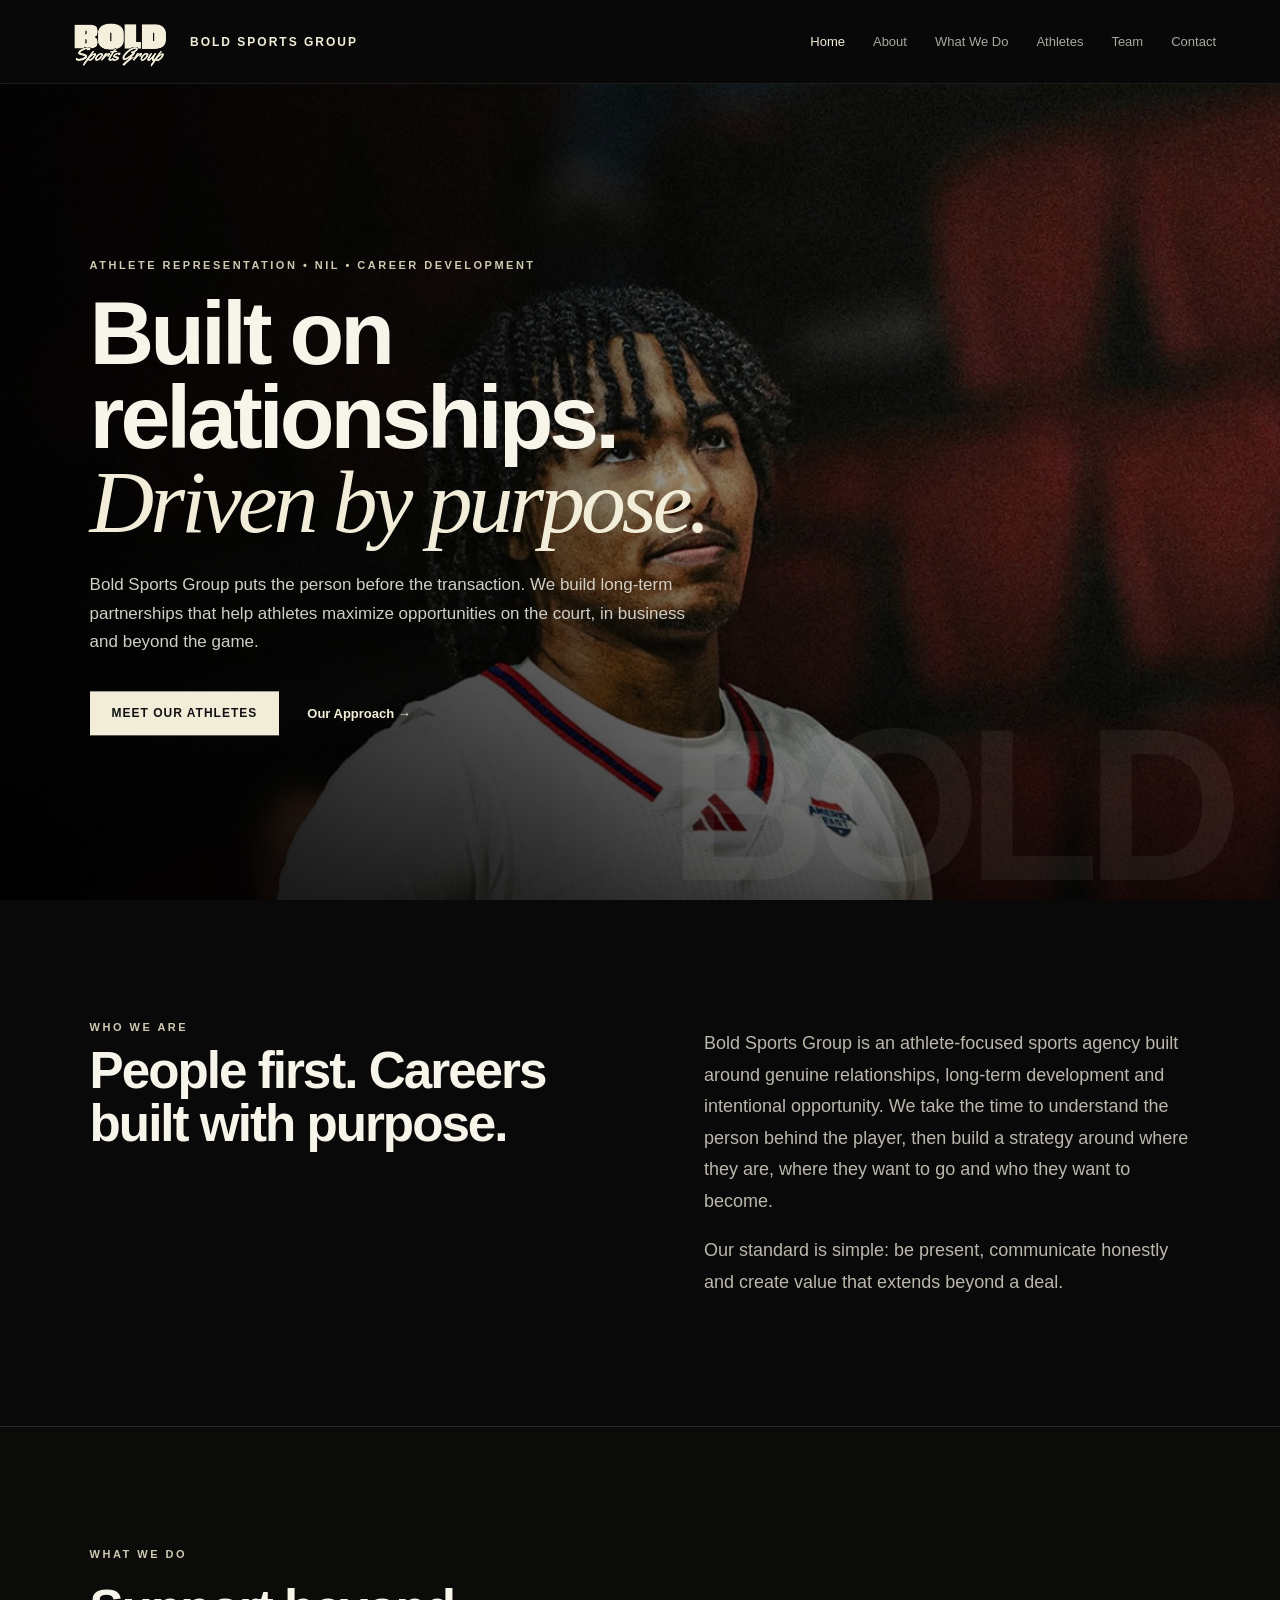
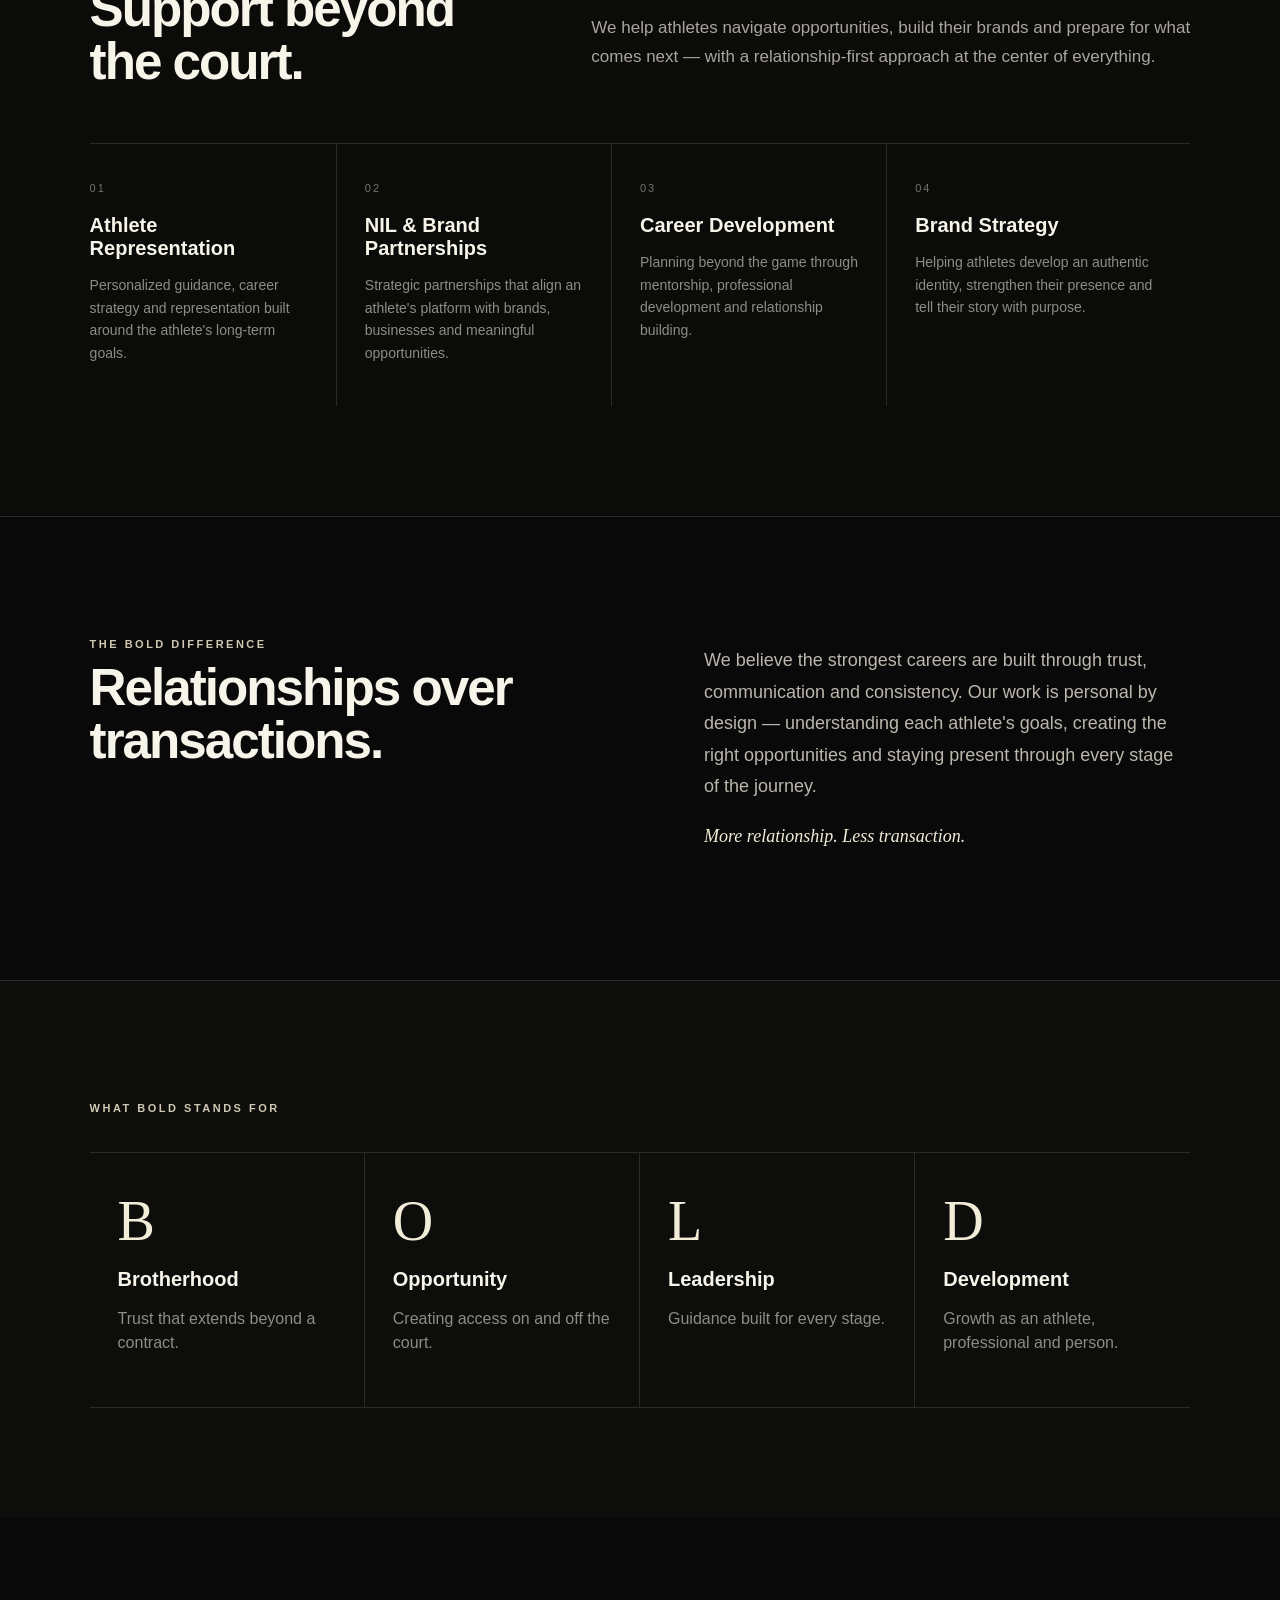
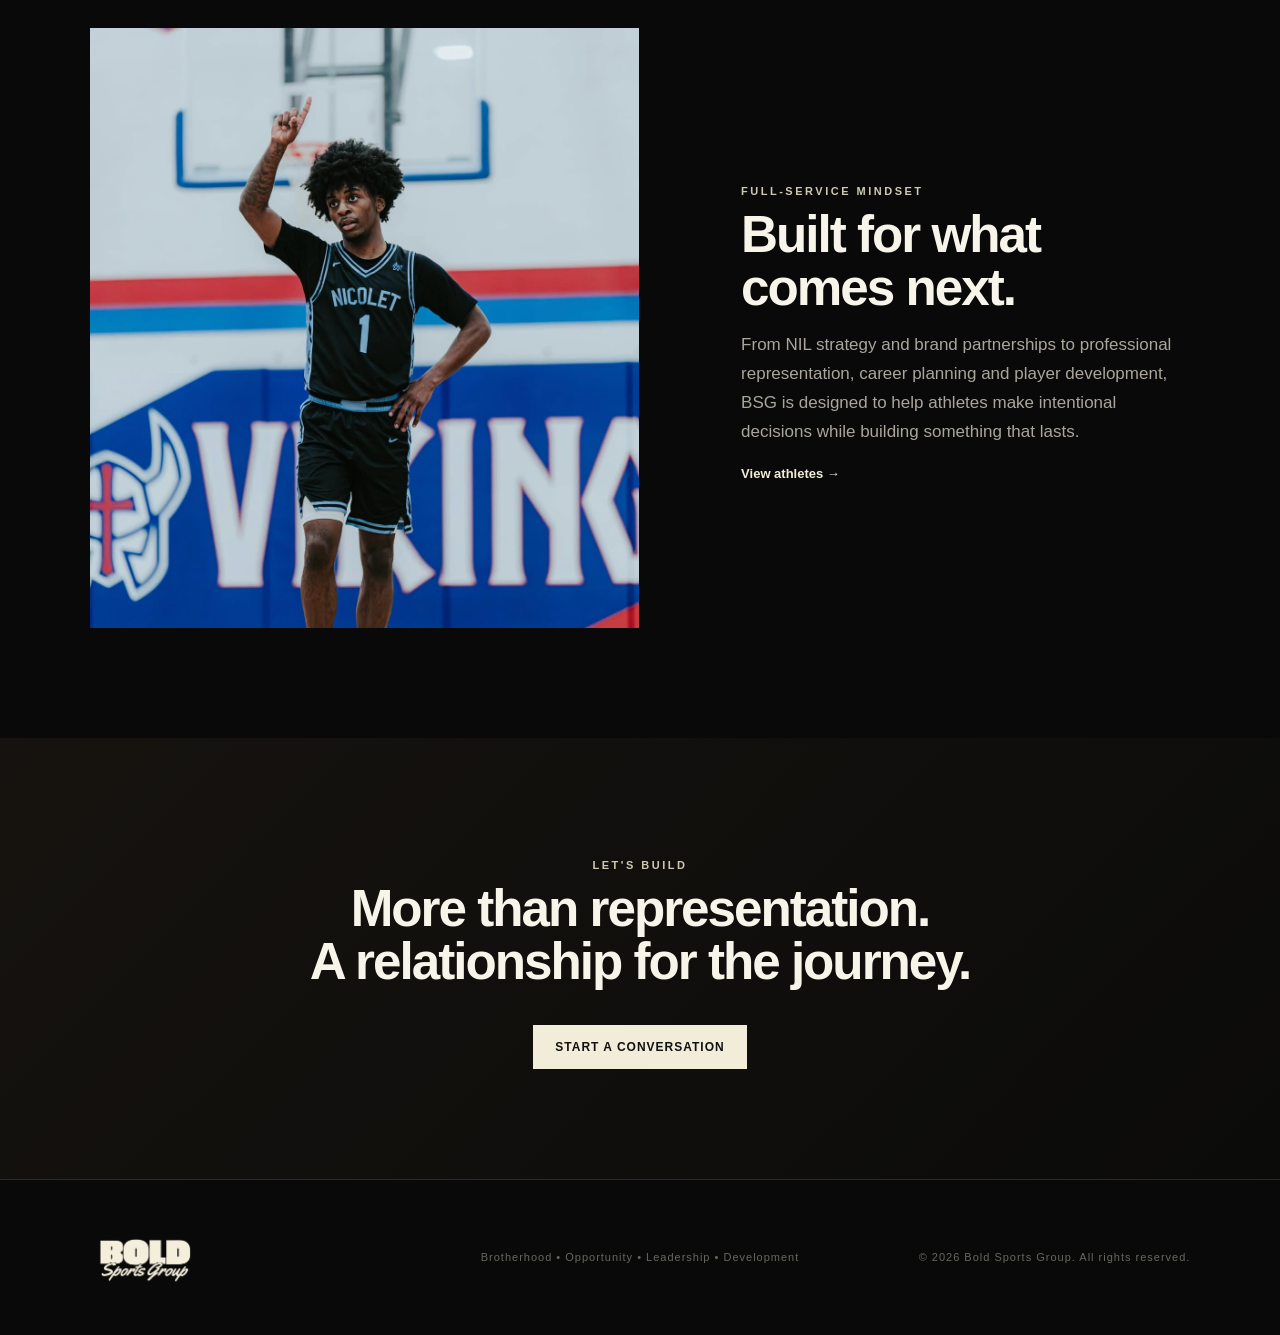
<file: index.html>
<!doctype html>

<html lang="en">

<head>

  <!-- =====================================================
       BASIC WEBSITE SETTINGS
       ===================================================== -->

  <meta charset="utf-8">

  <meta
    name="viewport"
    content="width=device-width, initial-scale=1"
  >

  <title>
    Bold Sports Group | Relationship-First Athlete Representation
  </title>

  <meta
    name="description"
    content="Bold Sports Group — relationship-first athlete representation built around Brotherhood, Opportunity, Leadership and Development."
  >

  <!-- MAIN CSS FILE -->
  <link rel="stylesheet" href="styles.css">

</head>


<body>


  <!-- =====================================================
       1. NAVIGATION
       ===================================================== -->

  <header class="nav">

    <!-- LOGO -->
    <a class="brand" href="index.html">

      <img
        src="assets/bold-logo.png"
        alt="Bold Sports Group"
      >

      <span>BOLD SPORTS GROUP</span>

    </a>


    <!-- NAVIGATION LINKS -->
    <nav>

      <a class="active" href="index.html">
        Home
      </a>

      <a href="#about">
        About
      </a>

      <a href="#what-we-do">
        What We Do
      </a>

      <a href="athletes.html">
        Athletes
      </a>

      <a href="team.html">
        Team
      </a>

      <a href="#contact">
        Contact
      </a>

    </nav>

  </header>



  <!-- =====================================================
       MAIN WEBSITE CONTENT
       ===================================================== -->

  <main>



    <!-- ===================================================
         2. HOMEPAGE HERO

         MAIN IMAGE:
         assets/athlete-njit.jpg

         Image positioning is controlled in styles.css:
         .hero-img
         =================================================== -->

    <section class="hero">


      <!-- MAIN NJIT IMAGE -->

      <img
        class="hero-img"
        src="assets/athlete-njit.jpg"
        alt="Bold Sports Group athlete"
      >


      <!-- DARK OVERLAY -->

      <div class="hero-shade"></div>


      <!-- HERO TEXT -->

      <div class="hero-copy">

        <p class="eyebrow">
          ATHLETE REPRESENTATION • NIL • CAREER DEVELOPMENT
        </p>


        <h1>
          Built on relationships.
          <br>
          <em>Driven by purpose.</em>
        </h1>


        <p>
          Bold Sports Group puts the person before the transaction.
          We build long-term partnerships that help athletes maximize
          opportunities on the court, in business and beyond the game.
        </p>


        <!-- HERO BUTTONS -->

        <div class="actions">

          <a
            class="btn"
            href="athletes.html"
          >
            Meet Our Athletes
          </a>


          <a
            class="textlink"
            href="#approach"
          >
            Our Approach →
          </a>

        </div>

      </div>


      <!-- FADED BOLD TEXT -->

      <div class="wordmark">
        BOLD
      </div>


    </section>



    <!-- ===================================================
         3. ABOUT BOLD SPORTS GROUP
         =================================================== -->

    <section
      id="about"
      class="split section"
    >


      <!-- LEFT SIDE -->

      <div>

        <p class="eyebrow">
          WHO WE ARE
        </p>

        <h2>
          People first. Careers built with purpose.
        </h2>

      </div>


      <!-- RIGHT SIDE -->

      <div class="bodycopy">

        <p>
          Bold Sports Group is an athlete-focused sports agency built
          around genuine relationships, long-term development and
          intentional opportunity. We take the time to understand the
          person behind the player, then build a strategy around where
          they are, where they want to go and who they want to become.
        </p>

        <p>
          Our standard is simple: be present, communicate honestly and
          create value that extends beyond a deal.
        </p>

      </div>


    </section>



    <!-- ===================================================
         4. WHAT WE DO
         =================================================== -->

    <section
      id="what-we-do"
      class="services section"
    >


      <!-- SECTION INTRO -->

      <div class="services-intro">

        <p class="eyebrow">
          WHAT WE DO
        </p>


        <h2>
          Support beyond the court.
        </h2>


        <p>
          We help athletes navigate opportunities, build their brands
          and prepare for what comes next — with a relationship-first
          approach at the center of everything.
        </p>

      </div>



      <!-- SERVICE CARDS -->

      <div class="service-grid">


        <!-- SERVICE 01 -->

        <article>

          <span>01</span>

          <h3>
            Athlete Representation
          </h3>

          <p>
            Personalized guidance, career strategy and representation
            built around the athlete's long-term goals.
          </p>

        </article>



        <!-- SERVICE 02 -->

        <article>

          <span>02</span>

          <h3>
            NIL & Brand Partnerships
          </h3>

          <p>
            Strategic partnerships that align an athlete's platform
            with brands, businesses and meaningful opportunities.
          </p>

        </article>



        <!-- SERVICE 03 -->

        <article>

          <span>03</span>

          <h3>
            Career Development
          </h3>

          <p>
            Planning beyond the game through mentorship,
            professional development and relationship building.
          </p>

        </article>



        <!-- SERVICE 04 -->

        <article>

          <span>04</span>

          <h3>
            Brand Strategy
          </h3>

          <p>
            Helping athletes develop an authentic identity,
            strengthen their presence and tell their story
            with purpose.
          </p>

        </article>


      </div>


    </section>



    <!-- ===================================================
         5. THE BOLD DIFFERENCE / OUR APPROACH
         =================================================== -->

    <section
      id="approach"
      class="split section"
    >


      <!-- LEFT SIDE -->

      <div>

        <p class="eyebrow">
          THE BOLD DIFFERENCE
        </p>

        <h2>
          Relationships over transactions.
        </h2>

      </div>


      <!-- RIGHT SIDE -->

      <div class="bodycopy">

        <p>
          We believe the strongest careers are built through trust,
          communication and consistency. Our work is personal by
          design — understanding each athlete's goals, creating the
          right opportunities and staying present through every stage
          of the journey.
        </p>


        <p class="subtle">
          More relationship. Less transaction.
        </p>

      </div>


    </section>



    <!-- ===================================================
         6. WHAT BOLD STANDS FOR

         B = Brotherhood
         O = Opportunity
         L = Leadership
         D = Development
         =================================================== -->

    <section class="pillars section">


      <p class="eyebrow">
        WHAT BOLD STANDS FOR
      </p>


      <div class="pillar-grid">


        <!-- BROTHERHOOD -->

        <article>

          <span>B</span>

          <h3>
            Brotherhood
          </h3>

          <p>
            Trust that extends beyond a contract.
          </p>

        </article>



        <!-- OPPORTUNITY -->

        <article>

          <span>O</span>

          <h3>
            Opportunity
          </h3>

          <p>
            Creating access on and off the court.
          </p>

        </article>



        <!-- LEADERSHIP -->

        <article>

          <span>L</span>

          <h3>
            Leadership
          </h3>

          <p>
            Guidance built for every stage.
          </p>

        </article>



        <!-- DEVELOPMENT -->

        <article>

          <span>D</span>

          <h3>
            Development
          </h3>

          <p>
            Growth as an athlete, professional and person.
          </p>

        </article>


      </div>


    </section>



    <!-- ===================================================
         7. FEATURE SECTION

         IMAGE:
         assets/athlete-nicolet.png
         =================================================== -->

    <section class="feature section">


      <!-- FEATURE IMAGE -->

      <div class="feature-img">

        <img
          src="assets/athlete-nicolet.png"
          alt="Basketball athlete"
        >

      </div>



      <!-- FEATURE TEXT -->

      <div>

        <p class="eyebrow">
          FULL-SERVICE MINDSET
        </p>


        <h2>
          Built for what comes next.
        </h2>


        <p>
          From NIL strategy and brand partnerships to professional
          representation, career planning and player development,
          BSG is designed to help athletes make intentional decisions
          while building something that lasts.
        </p>


        <a
          class="textlink"
          href="athletes.html"
        >
          View athletes →
        </a>

      </div>


    </section>



    <!-- ===================================================
         8. CONTACT / CALL TO ACTION

         CHANGE EMAIL ADDRESS HERE if needed
         =================================================== -->

    <section
      id="contact"
      class="cta section"
    >


      <p class="eyebrow">
        LET'S BUILD
      </p>


      <h2>
        More than representation.
        <br>
        A relationship for the journey.
      </h2>


      <!-- CONTACT EMAIL -->

      <a
        class="btn"
        href="mailto:info@boldsportsgroup.com"
      >
        Start a Conversation
      </a>


    </section>


  </main>



  <!-- =====================================================
       9. FOOTER
       ===================================================== -->

  <footer>


    <!-- FOOTER LOGO -->

    <img
      src="assets/bold-logo.png"
      alt="Bold Sports Group"
    >


    <!-- BOLD MEANING -->

    <p>
      Brotherhood • Opportunity • Leadership • Development
    </p>


    <!-- COPYRIGHT -->

    <p>
      © 2026 Bold Sports Group. All rights reserved.
    </p>


  </footer>


</body>

</html>
</file>
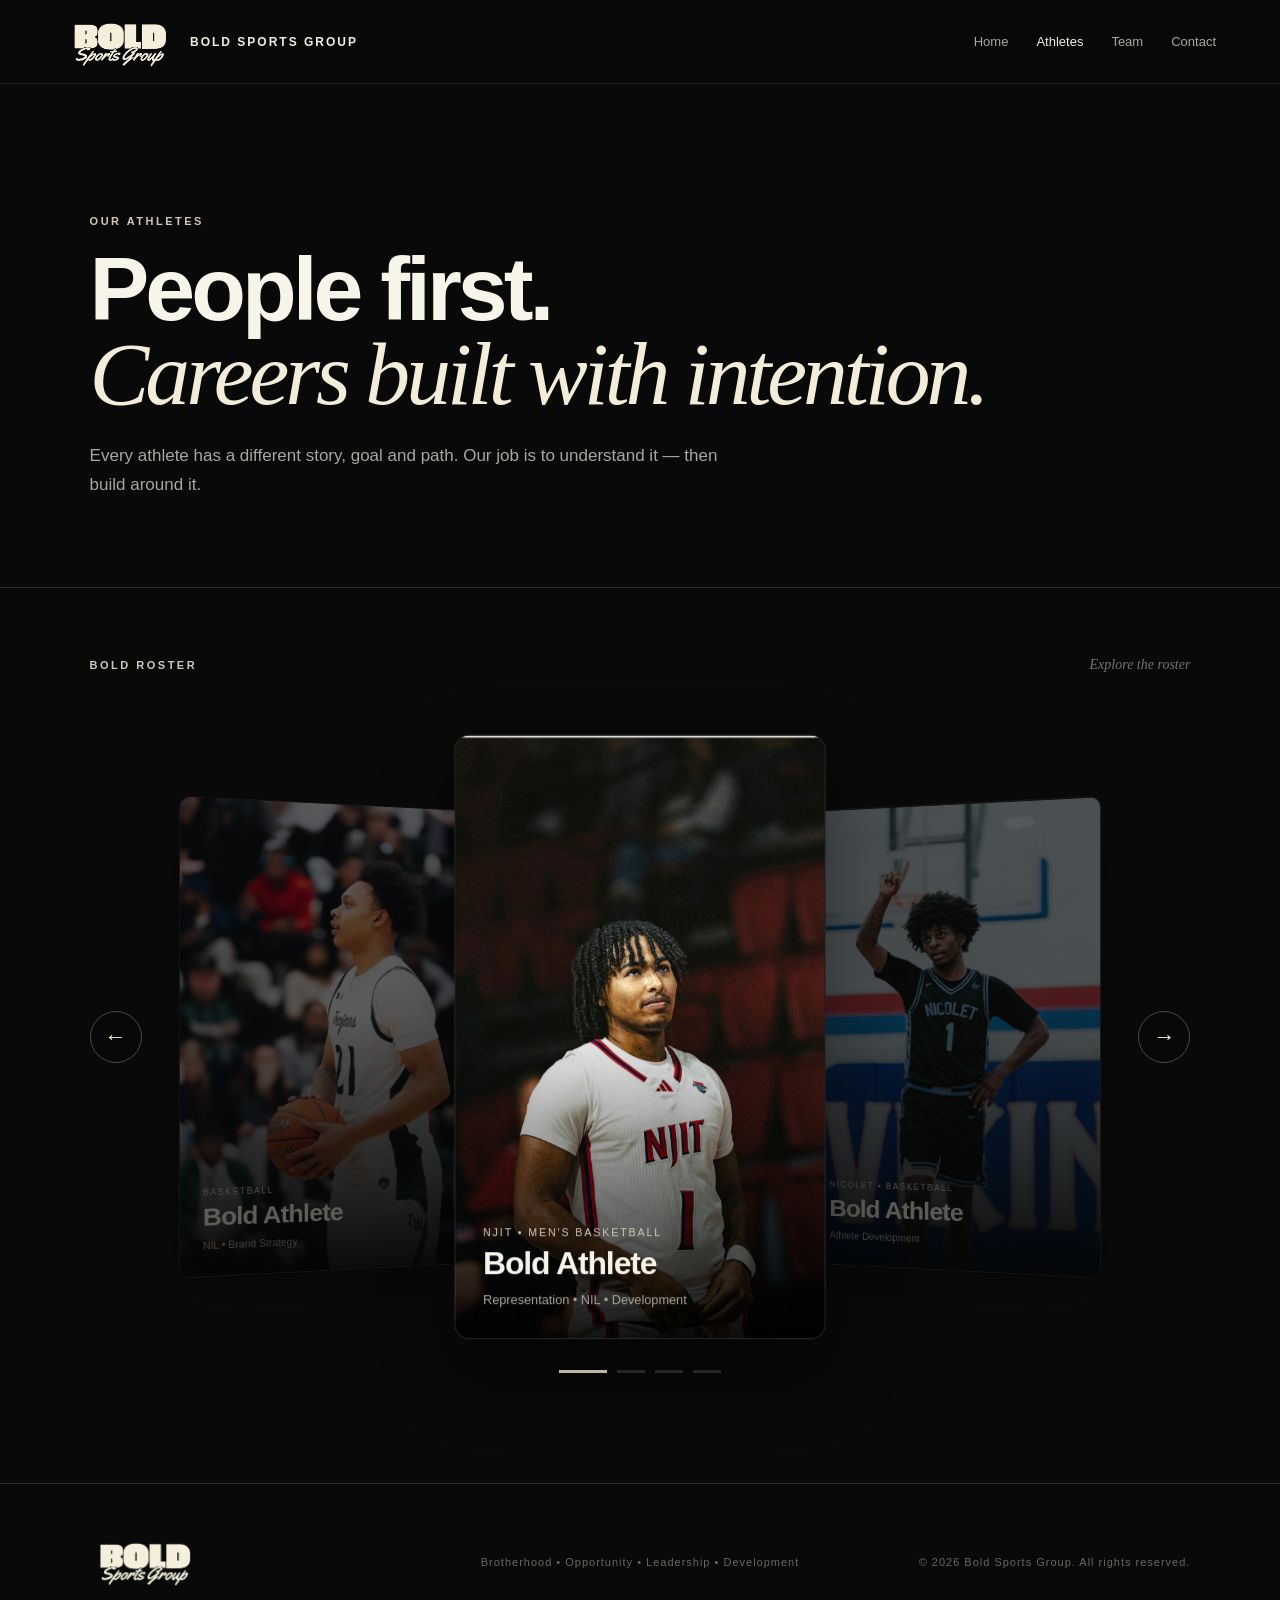
<file: athletes.html>
<!doctype html>
<html lang="en">
<head>
  <meta charset="utf-8">
  <meta name="viewport" content="width=device-width,initial-scale=1">
  <title>Athletes | Bold Sports Group</title>
  <link rel="stylesheet" href="styles.css">
</head>
<body>
<header class="nav">
  <a class="brand" href="index.html"><img src="assets/bold-logo.png" alt="Bold Sports Group"><span>BOLD SPORTS GROUP</span></a>
  <nav><a href="index.html">Home</a><a class="active" href="athletes.html">Athletes</a><a href="team.html">Team</a><a href="index.html#contact">Contact</a></nav>
</header>
<main>
  <section class="page-head section">
    <p class="eyebrow">OUR ATHLETES</p>
    <h1>People first.<br><em>Careers built with intention.</em></h1>
    <p>Every athlete has a different story, goal and path. Our job is to understand it — then build around it.</p>
  </section>

  <section class="athlete-showcase section">
    <div class="showcase-heading">
      <p class="eyebrow">BOLD ROSTER</p>
      <p class="showcase-note">Explore the roster</p>
    </div>

    <div class="athlete-carousel" aria-label="Bold Sports Group athlete carousel">
      <button class="carousel-btn prev" type="button" aria-label="Previous athlete">&#8592;</button>
      <div class="carousel-stage">
        <article class="carousel-card" data-index="0">
          <img class="njit-img" src="assets/athlete-njit.jpg" alt="NJIT basketball athlete">
          <div class="carousel-overlay"><p>NJIT • MEN'S BASKETBALL</p><h2>Bold Athlete</h2><span>Representation • NIL • Development</span></div>
        </article>
        <article class="carousel-card" data-index="1">
          <img src="assets/athlete-nicolet.png" alt="Nicolet basketball athlete">
          <div class="carousel-overlay"><p>NICOLET • BASKETBALL</p><h2>Bold Athlete</h2><span>Athlete Development</span></div>
        </article>
        <article class="carousel-card" data-index="2">
          <img src="assets/athlete-bellarmine.jpg" alt="Bellarmine basketball athlete">
          <div class="carousel-overlay"><p>BELLARMINE • MEN'S BASKETBALL</p><h2>Bold Athlete</h2><span>Career Development</span></div>
        </article>
        <article class="carousel-card" data-index="3">
          <img src="assets/athlete-trojans.jpeg" alt="Trojans basketball athlete">
          <div class="carousel-overlay"><p>BASKETBALL</p><h2>Bold Athlete</h2><span>NIL • Brand Strategy</span></div>
        </article>
      </div>
      <button class="carousel-btn next" type="button" aria-label="Next athlete">&#8594;</button>
    </div>

    <div class="carousel-dots" aria-label="Choose athlete"></div>
  </section>
</main>
<footer><img src="assets/bold-logo.png" alt="Bold Sports Group"><p>Brotherhood • Opportunity • Leadership • Development</p><p>© 2026 Bold Sports Group. All rights reserved.</p></footer>
<script>
(() => {
  const cards = [...document.querySelectorAll('.carousel-card')];
  const dotsWrap = document.querySelector('.carousel-dots');
  let active = 0;
  let timer;

  cards.forEach((_, i) => {
    const dot = document.createElement('button');
    dot.type = 'button';
    dot.setAttribute('aria-label', `Show athlete ${i + 1}`);
    dot.addEventListener('click', () => { active = i; render(); restart(); });
    dotsWrap.appendChild(dot);
  });
  const dots = [...dotsWrap.children];

  function offsetFor(i) {
    let d = i - active;
    const half = cards.length / 2;
    if (d > half) d -= cards.length;
    if (d < -half) d += cards.length;
    if (cards.length % 2 === 0 && d === half) d = -half;
    return d;
  }

  function render() {
    cards.forEach((card, i) => {
      const d = offsetFor(i);
      card.className = 'carousel-card';
      card.setAttribute('aria-hidden', d === 0 ? 'false' : 'true');
      if (d === 0) card.classList.add('is-active');
      else if (d === -1) card.classList.add('is-left');
      else if (d === 1) card.classList.add('is-right');
      else card.classList.add('is-back');
    });
    dots.forEach((dot, i) => dot.classList.toggle('active', i === active));
  }

  function move(step) { active = (active + step + cards.length) % cards.length; render(); restart(); }
  document.querySelector('.carousel-btn.prev').addEventListener('click', () => move(-1));
  document.querySelector('.carousel-btn.next').addEventListener('click', () => move(1));
  function restart() { clearInterval(timer); timer = setInterval(() => { active = (active + 1) % cards.length; render(); }, 4500); }
  render(); restart();
})();
</script>
</body>
</html>
</file>
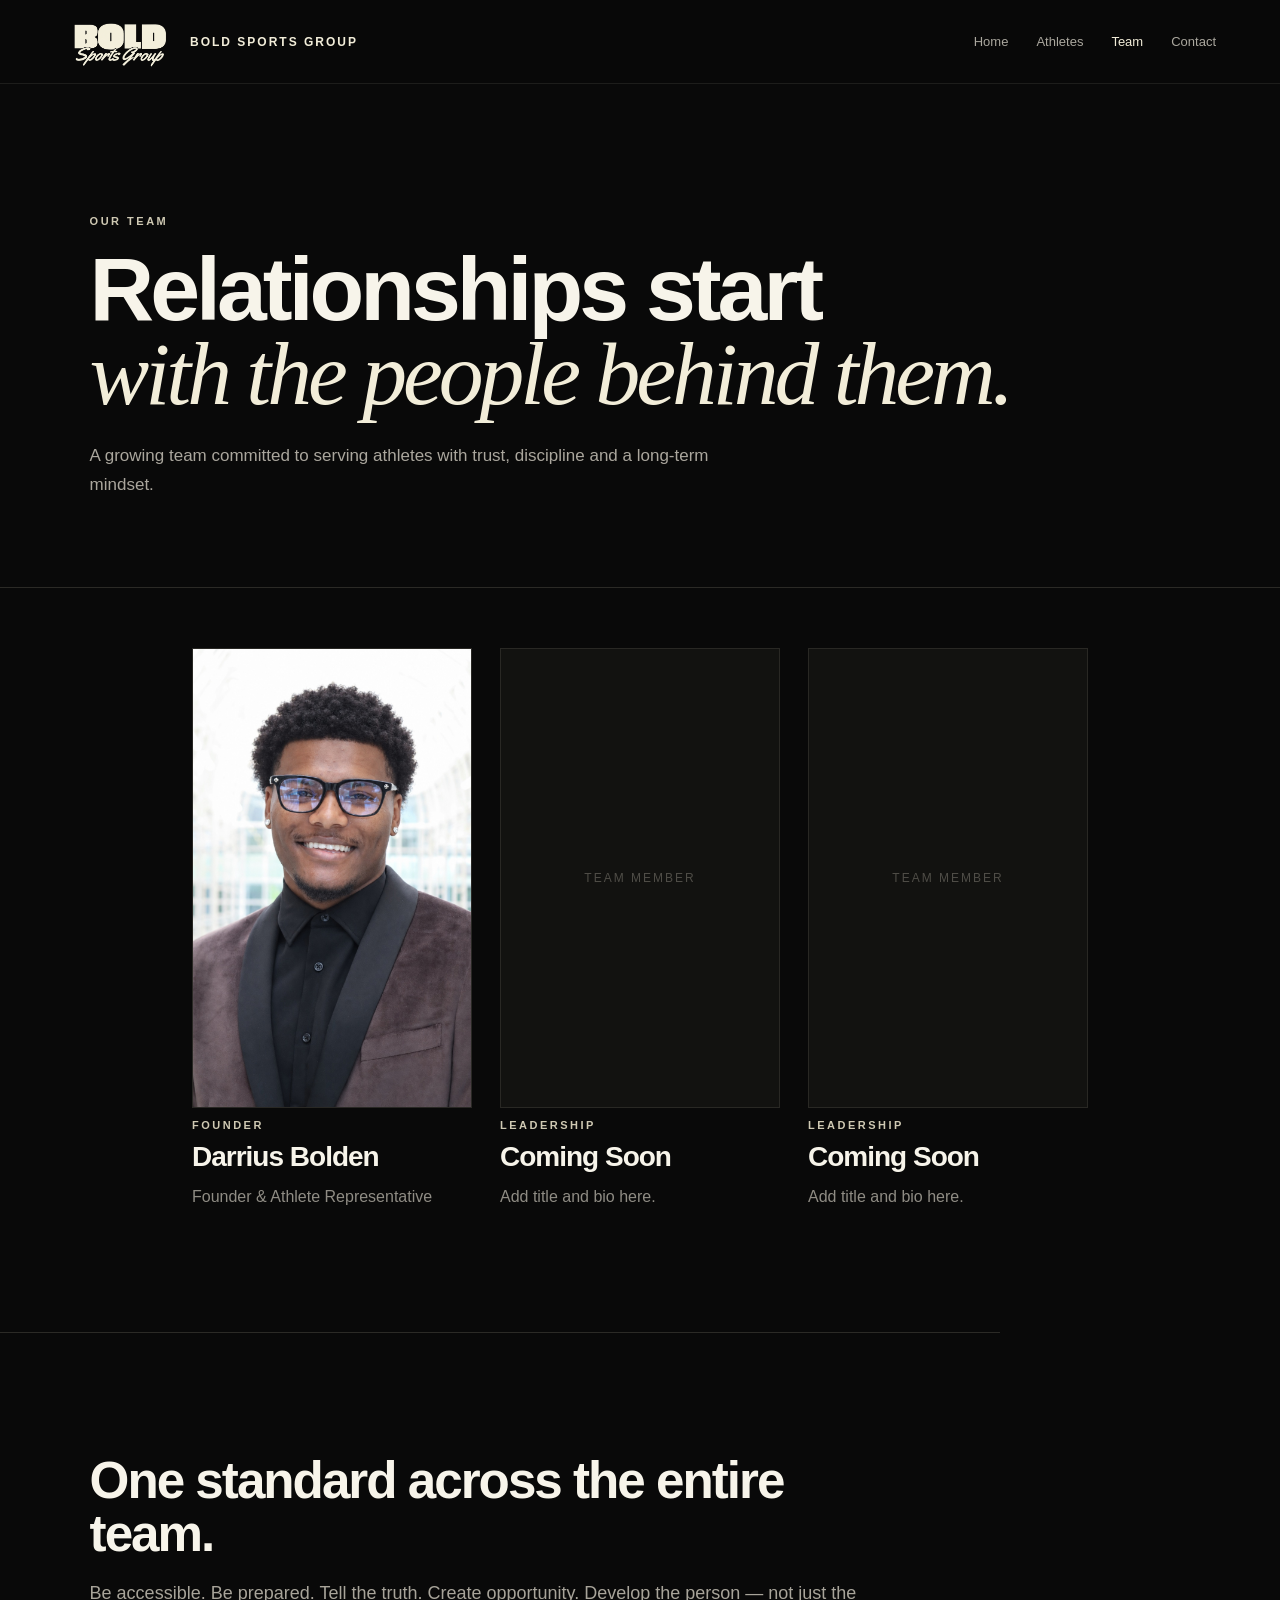
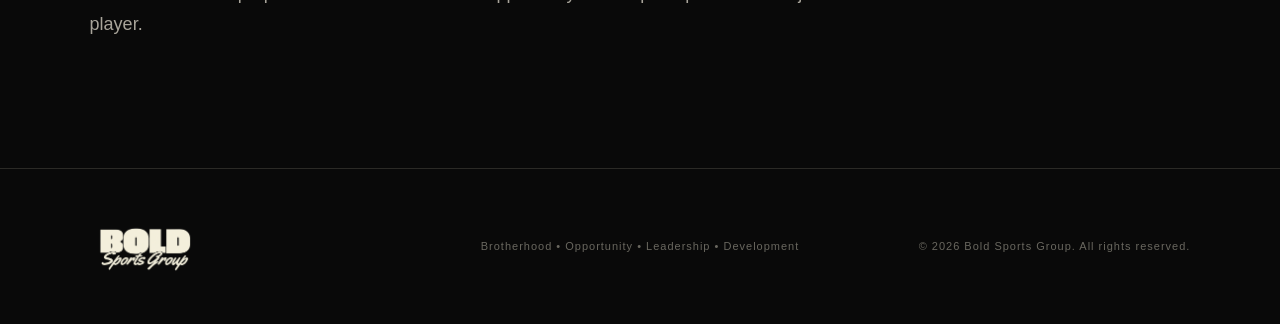
<file: team.html>
<!doctype html><html lang="en"><head><meta charset="utf-8"><meta name="viewport" content="width=device-width,initial-scale=1"><title>Team | Bold Sports Group</title><link rel="stylesheet" href="styles.css"></head><body><header class="nav"><a class="brand" href="index.html"><img src="assets/bold-logo.png" alt="Bold Sports Group"><span>BOLD SPORTS GROUP</span></a><nav><a href="index.html">Home</a><a href="athletes.html">Athletes</a><a class="active" href="team.html">Team</a><a href="index.html#contact">Contact</a></nav></header><main><section class="page-head section"><p class="eyebrow">OUR TEAM</p><h1>Relationships start<br><em>with the people behind them.</em></h1><p>A growing team committed to serving athletes with trust, discipline and a long-term mindset.</p></section><section class="team-grid section"><article class="person"><div class="portrait"><img src="assets/founder.jpg" alt="Founder of Bold Sports Group"></div><p class="eyebrow">FOUNDER</p><h2>Darrius Bolden</h2><p>Founder & Athlete Representative</p></article><article class="person placeholder"><div class="portrait"><span>TEAM MEMBER</span></div><p class="eyebrow">LEADERSHIP</p><h2>Coming Soon</h2><p>Add title and bio here.</p></article><article class="person placeholder"><div class="portrait"><span>TEAM MEMBER</span></div><p class="eyebrow">LEADERSHIP</p><h2>Coming Soon</h2><p>Add title and bio here.</p></article></section><section class="team-note section"><h2>One standard across the entire team.</h2><p>Be accessible. Be prepared. Tell the truth. Create opportunity. Develop the person — not just the player.</p></section></main><footer><img src="assets/bold-logo.png" alt="Bold Sports Group"><p>Brotherhood • Opportunity • Leadership • Development</p><p>© 2026 Bold Sports Group. All rights reserved.</p></footer></body></html>
</file>
<file: styles.css>
/* =========================================================
   BOLD SPORTS GROUP
   MAIN STYLESHEET
   ========================================================= */


/* =========================================================
   1. COLORS / GLOBAL SETTINGS
   Change your main website colors here
   ========================================================= */

:root {
  --bg: #090909;
  --panel: #11110f;
  --cream: #f2edd9;
  --muted: #a9a69b;
  --line: #2b2a26;
  --brown: #4b3a34;
}

* {
  box-sizing: border-box;
}

html {
  scroll-behavior: smooth;
}

body {
  margin: 0;
  background: var(--bg);
  color: #f7f4ea;
  font-family: Arial, Helvetica, sans-serif;
}


/* =========================================================
   2. NAVIGATION
   ========================================================= */

.nav {
  height: 84px;
  padding: 0 5vw;

  display: flex;
  align-items: center;
  justify-content: space-between;

  position: sticky;
  top: 0;
  z-index: 20;

  background: rgba(9, 9, 9, 0.92);
  backdrop-filter: blur(14px);
  border-bottom: 1px solid #1d1d1b;
}


/* Logo + Bold Sports Group */

.brand {
  display: flex;
  align-items: center;
  gap: 14px;

  color: var(--cream);
  text-decoration: none;

  font-size: 12px;
  letter-spacing: 2px;
  font-weight: 800;
}

.brand img {
  width: 112px;
  height: 70px;
  object-fit: contain;
}


/* Navigation Links */

.nav nav {
  display: flex;
  gap: 28px;
}

.nav nav a {
  color: #aaa79e;
  text-decoration: none;
  font-size: 13px;
}

.nav nav a:hover,
.nav nav a.active {
  color: var(--cream);
}


/* =========================================================
   3. HOMEPAGE HERO
   Main NJIT background image
   ========================================================= */

.hero {
  height: calc(100vh - 84px);
  min-height: 680px;

  position: relative;
  overflow: hidden;
}


/* MAIN NJIT IMAGE
   Change object-position to move the image.

   0%   = image moved toward top
   25%  = current position
   50%  = centered
   100% = image moved toward bottom
*/

.hero-img {
  width: 100%;
  height: 100%;

  object-fit: cover;
  object-position: center 35%;
}


/* Dark overlay on main image */

.hero-shade {
  position: absolute;
  inset: 0;

  background:
    linear-gradient(
      90deg,
      rgba(0, 0, 0, 0.88) 0%,
      rgba(0, 0, 0, 0.57) 43%,
      rgba(0, 0, 0, 0.08) 76%
    ),
    linear-gradient(
      0deg,
      rgba(0, 0, 0, 0.65),
      transparent 40%
    );
}


/* Main Homepage Text */

.hero-copy {
  position: absolute;
  left: 7vw;
  top: 50%;

  transform: translateY(-50%);
  max-width: 720px;
}

.eyebrow {
  font-size: 11px;
  letter-spacing: 2.5px;
  font-weight: 800;
  color: #cfc9b3;
}

.hero h1,
.page-head h1 {
  font-size: clamp(50px, 7vw, 104px);
  line-height: 0.94;
  letter-spacing: -4px;

  margin: 20px 0 26px;
}

.hero h1 em,
.page-head h1 em {
  font-family: Georgia, serif;
  font-weight: 400;
  color: var(--cream);
}

.hero-copy > p:not(.eyebrow) {
  max-width: 610px;

  color: #d1cec5;
  font-size: 17px;
  line-height: 1.7;
}


/* Homepage Buttons */

.actions {
  display: flex;
  align-items: center;
  gap: 28px;

  margin-top: 34px;
}

.btn {
  display: inline-block;

  padding: 15px 22px;

  background: var(--cream);
  color: #111;

  text-decoration: none;

  font-size: 12px;
  font-weight: 900;
  letter-spacing: 1px;
  text-transform: uppercase;
}

.textlink {
  color: var(--cream);
  text-decoration: none;

  font-size: 13px;
  font-weight: 700;
}


/* Large faded BOLD word */

.wordmark {
  position: absolute;
  right: 4vw;
  bottom: -30px;

  font-size: 17vw;
  font-weight: 900;
  letter-spacing: -14px;

  color: rgba(242, 237, 217, 0.06);
}


/* =========================================================
   4. GENERAL SECTIONS
   ========================================================= */

.section {
  padding: 110px 7vw;
}

h2 {
  font-size: clamp(34px, 4vw, 62px);
  line-height: 1.03;
  letter-spacing: -2px;

  margin: 12px 0;
}

.bodycopy {
  font-size: 18px;
  line-height: 1.75;

  color: #bbb7ac;
}

.subtle {
  font-family: Georgia, serif;
  font-style: italic;

  color: var(--cream);
}


/* =========================================================
   5. ABOUT SECTION
   ========================================================= */

.split {
  display: grid;
  grid-template-columns: 1fr 1fr;
  gap: 10vw;

  border-bottom: 1px solid var(--line);
}


/* =========================================================
   6. BOLD MEANING
   Brotherhood • Opportunity • Leadership • Development
   ========================================================= */

.pillars {
  background: #0d0d0c;
}

.pillar-grid {
  display: grid;
  grid-template-columns: repeat(4, 1fr);

  margin-top: 38px;

  border-top: 1px solid var(--line);
  border-bottom: 1px solid var(--line);
}

.pillar-grid article {
  padding: 36px 28px;
  border-right: 1px solid var(--line);
}

.pillar-grid article:last-child {
  border-right: 0;
}

.pillar-grid span {
  font-family: Georgia, serif;
  font-size: 56px;

  color: var(--cream);
}

.pillar-grid h3 {
  font-size: 20px;
  margin: 15px 0 8px;
}

.pillar-grid p {
  color: #8f8c84;
  line-height: 1.5;
}


/* =========================================================
   7. WHAT WE DO / SERVICES
   ========================================================= */

.services {
  background: #0b0b0a;
  border-bottom: 1px solid var(--line);
}

.services-intro {
  display: grid;
  grid-template-columns: 0.8fr 1.2fr;
  column-gap: 8vw;

  align-items: end;
}

.services-intro .eyebrow {
  grid-column: 1 / -1;
}

.services-intro h2 {
  margin-bottom: 0;
}

.services-intro > p:last-child {
  max-width: 650px;

  color: #aaa69d;
  font-size: 17px;
  line-height: 1.7;
}


/* Service Cards */

.service-grid {
  display: grid;
  grid-template-columns: repeat(4, 1fr);

  margin-top: 55px;

  border-top: 1px solid var(--line);
}

.service-grid article {
  padding: 34px 28px 28px 0;
  margin-right: 28px;

  border-right: 1px solid var(--line);
}

.service-grid article:last-child {
  margin-right: 0;
  border-right: 0;
}

.service-grid span {
  font-size: 11px;
  letter-spacing: 2px;

  color: #77736a;
}

.service-grid h3 {
  font-size: 20px;
  margin: 18px 0 10px;
}

.service-grid p {
  color: #8f8c84;

  line-height: 1.6;
  font-size: 14px;
}


/* =========================================================
   8. FEATURE SECTION
   ========================================================= */

.feature {
  display: grid;
  grid-template-columns: 1.1fr 0.9fr;
  gap: 8vw;

  align-items: center;
}

.feature-img {
  height: 600px;
  overflow: hidden;
}

.feature-img img {
  width: 100%;
  height: 100%;

  object-fit: cover;

  /* CHANGE THIS TO MOVE FEATURE IMAGE */
  object-position: center 20%;
}

.feature p:not(.eyebrow) {
  color: #aaa69d;

  line-height: 1.7;
  font-size: 17px;
}


/* =========================================================
   9. CALL TO ACTION
   ========================================================= */

.cta {
  text-align: center;

  background:
    linear-gradient(
      135deg,
      #16130f,
      #0b0b0a
    );
}

.cta h2 {
  margin-bottom: 36px;
}


/* =========================================================
   10. PAGE HEADERS
   Athletes / Team pages
   ========================================================= */

.page-head {
  padding-top: 120px;
  padding-bottom: 70px;

  max-width: 1300px;

  border-bottom: 1px solid var(--line);
}

.page-head p:last-child {
  max-width: 650px;

  color: #aaa69d;
  font-size: 17px;
  line-height: 1.7;
}


/* =========================================================
   11. ATHLETES — ROTATING CAROUSEL
   ========================================================= */

.athlete-showcase {
  padding-top: 55px;
  overflow: hidden;
}


/* Heading above carousel */

.showcase-heading {
  display: flex;
  align-items: center;
  justify-content: space-between;

  max-width: 1180px;

  margin: 0 auto 25px;
}

.showcase-note {
  font-family: Georgia, serif;
  font-style: italic;

  color: #77736a;
  font-size: 14px;
}


/* Entire Carousel Area */

.athlete-carousel {
  position: relative;

  max-width: 1250px;
  height: 650px;

  margin: 0 auto;

  display: flex;
  align-items: center;
  justify-content: center;
}


/* 3D Stage */

.carousel-stage {
  position: relative;

  width: min(100%, 1050px);
  height: 100%;

  perspective: 1400px;
}


/* =========================================================
   ATHLETE CARD SIZE

   width  = how wide each athlete is
   height = how tall each athlete is

   Example:
   width: 350px;
   height: 570px;
   ========================================================= */

.carousel-card {
  position: absolute;

  top: 50%;
  left: 50%;

  width: 350px;
  height: 570px;

  overflow: hidden;

  background: #111;
  border: 1px solid #2b2a26;
  border-radius: 14px;

  box-shadow: 0 30px 70px rgba(0, 0, 0, 0.45);

  transform:
    translate(-50%, -50%)
    scale(0.72);

  opacity: 0;

  transition:
    transform 0.65s cubic-bezier(0.22, 0.8, 0.22, 1),
    opacity 0.5s ease,
    filter 0.5s ease;

  pointer-events: none;
}


/* Athlete Images */

.carousel-card img {
  width: 100%;
  height: 100%;

  object-fit: cover;

  /* Default image positioning */
  object-position: center top;

  display: block;
}


/* =========================================================
   NJIT ATHLETE IMAGE POSITION

   CHANGE THIS if you need to move the NJIT photo.

   Example:
   center 5%  = higher
   center 15% = current
   center 30% = lower
   ========================================================= */

.carousel-card .njit-img {
  object-position: center 15%;
}


/* Dark gradient over bottom of cards */

.carousel-card::after {
  content: "";

  position: absolute;
  inset: 0;

  background:
    linear-gradient(
      to bottom,
      transparent 45%,
      rgba(0, 0, 0, 0.92) 100%
    );
}


/* Athlete Name / School */

.carousel-overlay {
  position: absolute;
  z-index: 2;

  left: 0;
  right: 0;
  bottom: 0;

  padding: 28px 26px;
}

.carousel-overlay p {
  margin: 0 0 9px;

  font-size: 10px;
  letter-spacing: 1.8px;

  color: #d0cbb9;
}

.carousel-overlay h2 {
  margin: 0 0 8px;

  font-size: 30px;
  letter-spacing: -1px;
}

.carousel-overlay span {
  font-size: 12px;
  color: #aaa69d;
}


/* =========================================================
   CENTER ATHLETE
   ========================================================= */

.carousel-card.is-active {
  z-index: 4;

  opacity: 1;

  transform:
    translate(-50%, -50%)
    translateZ(80px)
    scale(1);

  pointer-events: auto;
}


/* =========================================================
   LEFT ATHLETE
   Change translateX to move card farther/closer
   ========================================================= */

.carousel-card.is-left {
  z-index: 3;

  opacity: 0.62;
  filter: brightness(0.58);

  transform:
    translate(-50%, -50%)
    translateX(-310px)
    rotateY(18deg)
    scale(0.82);
}


/* =========================================================
   RIGHT ATHLETE
   ========================================================= */

.carousel-card.is-right {
  z-index: 3;

  opacity: 0.62;
  filter: brightness(0.58);

  transform:
    translate(-50%, -50%)
    translateX(310px)
    rotateY(-18deg)
    scale(0.82);
}


/* Athlete hidden in back */

.carousel-card.is-back {
  z-index: 1;

  opacity: 0.15;
  filter: brightness(0.35);

  transform:
    translate(-50%, -50%)
    scale(0.66);
}


/* =========================================================
   CAROUSEL ARROWS
   ========================================================= */

.carousel-btn {
  position: absolute;
  z-index: 8;

  top: 50%;
  transform: translateY(-50%);

  width: 52px;
  height: 52px;

  border-radius: 50%;
  border: 1px solid #4a483f;

  background: rgba(9, 9, 9, 0.72);
  color: var(--cream);

  font-size: 22px;

  cursor: pointer;

  backdrop-filter: blur(10px);

  transition: 0.25s;
}

.carousel-btn:hover {
  background: var(--cream);
  color: #111;
}

.carousel-btn.prev {
  left: 0;
}

.carousel-btn.next {
  right: 0;
}


/* Carousel indicators */

.carousel-dots {
  display: flex;
  justify-content: center;
  gap: 10px;

  margin-top: 8px;
}

.carousel-dots button {
  width: 28px;
  height: 3px;

  padding: 0;
  border: 0;

  background: #34332f;

  cursor: pointer;

  transition: 0.3s;
}

.carousel-dots button.active {
  width: 48px;
  background: var(--cream);
}


/* =========================================================
   12. TEAM / FOUNDER PAGE
   ========================================================= */

.team-grid {
  display: grid;
  grid-template-columns: repeat(3, 280px);
  gap: 28px;

  padding-top: 60px;justify-content: center;
}


/* =========================================================
   TEAM IMAGE BOX

   Change height if you want taller/shorter team pictures.
   ========================================================= */

.portrait {
  height: 460px;

  background: #121210;
  border: 1px solid #292824;

  display: flex;
  align-items: center;
  justify-content: center;

  overflow: hidden;
}


/* =========================================================
   FOUNDER / TEAM IMAGE

   object-fit: cover = fills entire box but crops photo
   object-fit: contain = shows entire photo

   object-position changes where crop happens.
   ========================================================= */

.portrait img {
  width: 100%;
  height: 100%;

  object-fit: cover;
  object-position: center 20%;
}


/* =========================================================
   OPTIONAL — FOUNDER PHOTO ONLY

   Add class="founder-photo" to your founder <img>.

   Example:
   <img src="assets/founder.jpg" class="founder-photo">

   Then change the settings below without affecting coworkers.
   ========================================================= */

.founder-photo {
  object-fit: cover !important;

  /* Change this to move your picture up/down */
  object-position: center 20% !important;
}


/* Empty coworker cards */

.placeholder .portrait span {
  color: #4f4d47;

  font-size: 12px;
  letter-spacing: 2px;
}


/* Team member information */

.person h2 {
  font-size: 28px;
  letter-spacing: -1px;
}

.person > p:last-child {
  color: #8f8c84;
}

.team-note {
  max-width: 1000px;

  border-top: 1px solid var(--line);
}

.team-note p {
  color: #a8a49a;

  font-size: 18px;
  line-height: 1.7;
}


/* =========================================================
   13. OLD ATHLETE GRID
   Keep this only if another page still uses it
   ========================================================= */

.athlete-grid {
  display: grid;
  grid-template-columns: repeat(3, 1fr);
  gap: 24px;

  padding-top: 55px;
}

.athlete-card {
  background: #111;

  border: 1px solid #20201e;

  overflow: hidden;
}

.athlete-card.featured {
  grid-column: span 2;
}

.athlete-card img {
  width: 100%;
  height: 510px;

  object-fit: cover;
  object-position: center 20%;

  display: block;
}

.athlete-card.featured img {
  height: 650px;
}

.athlete-card div {
  padding: 24px;
}

.athlete-card div p {
  font-size: 10px;
  letter-spacing: 1.7px;

  color: #9c988d;
}

.athlete-card h2 {
  font-size: 28px;
  letter-spacing: -1px;
}

.athlete-card span {
  font-size: 13px;
  color: #7f7d76;
}


/* =========================================================
   14. FOOTER
   ========================================================= */

footer {
  padding: 50px 7vw;

  border-top: 1px solid var(--line);

  display: grid;
  grid-template-columns: 1fr 1fr 1fr;
  align-items: center;

  color: #69675f;

  font-size: 11px;
  letter-spacing: 1px;
}

footer img {
  width: 110px;
}

footer p:nth-child(2) {
  text-align: center;
}

footer p:last-child {
  text-align: right;
}


/* =========================================================
   15. TABLET / MOBILE
   Screens smaller than 850px
   ========================================================= */

@media (max-width: 850px) {

  /* NAVIGATION */

  .nav {
    padding: 0 20px;
  }

  .brand span {
    display: none;
  }

  .nav nav {
    gap: 15px;
  }

  .nav nav a:nth-child(2),
  .nav nav a:nth-child(3) {
    display: none;
  }


  /* HOMEPAGE */

  .hero-copy {
    left: 24px;
    right: 24px;
  }

  .hero h1,
  .page-head h1 {
    letter-spacing: -2px;
  }


  /* SECTIONS */

  .section {
    padding: 75px 24px;
  }

  .split,
  .feature {
    grid-template-columns: 1fr;
  }

  .feature-img {
    height: 480px;
  }


  /* BOLD PILLARS */

  .pillar-grid {
    grid-template-columns: 1fr 1fr;
  }


  /* SERVICES */

  .services-intro {
    grid-template-columns: 1fr;
  }

  .service-grid {
    grid-template-columns: 1fr 1fr;
  }

  .service-grid article:nth-child(2) {
    border-right: 0;
  }


  /* TEAM */

  .team-grid {
    grid-template-columns: 1fr;
  }


  /* OLD ATHLETE GRID */

  .athlete-grid {
    grid-template-columns: 1fr;
  }

  .athlete-card.featured {
    grid-column: auto;
  }

  .athlete-card.featured img,
  .athlete-card img {
    height: 500px;
  }


  /* ATHLETE CAROUSEL */

  .showcase-heading {
    padding: 0;
  }

  .athlete-carousel {
    height: 590px;
  }

  .carousel-card {
    width: min(76vw, 340px);
    height: 535px;
  }

  .carousel-card.is-left {
    transform:
      translate(-50%, -50%)
      translateX(-62vw)
      scale(0.75);
  }

  .carousel-card.is-right {
    transform:
      translate(-50%, -50%)
      translateX(62vw)
      scale(0.75);
  }

  .carousel-btn {
    width: 44px;
    height: 44px;
  }

  .carousel-btn.prev {
    left: -10px;
  }

  .carousel-btn.next {
    right: -10px;
  }


  /* FOOTER */

  footer {
    grid-template-columns: 1fr;

    gap: 18px;

    text-align: left;
  }

  footer p:nth-child(2),
  footer p:last-child {
    text-align: left;
  }
}


/* =========================================================
   16. SMALL PHONES
   ========================================================= */

@media (max-width: 520px) {

  .service-grid {
    grid-template-columns: 1fr;
  }

  .service-grid article {
    margin-right: 0;

    border-right: 0;
    border-bottom: 1px solid var(--line);
  }
}
</file>
